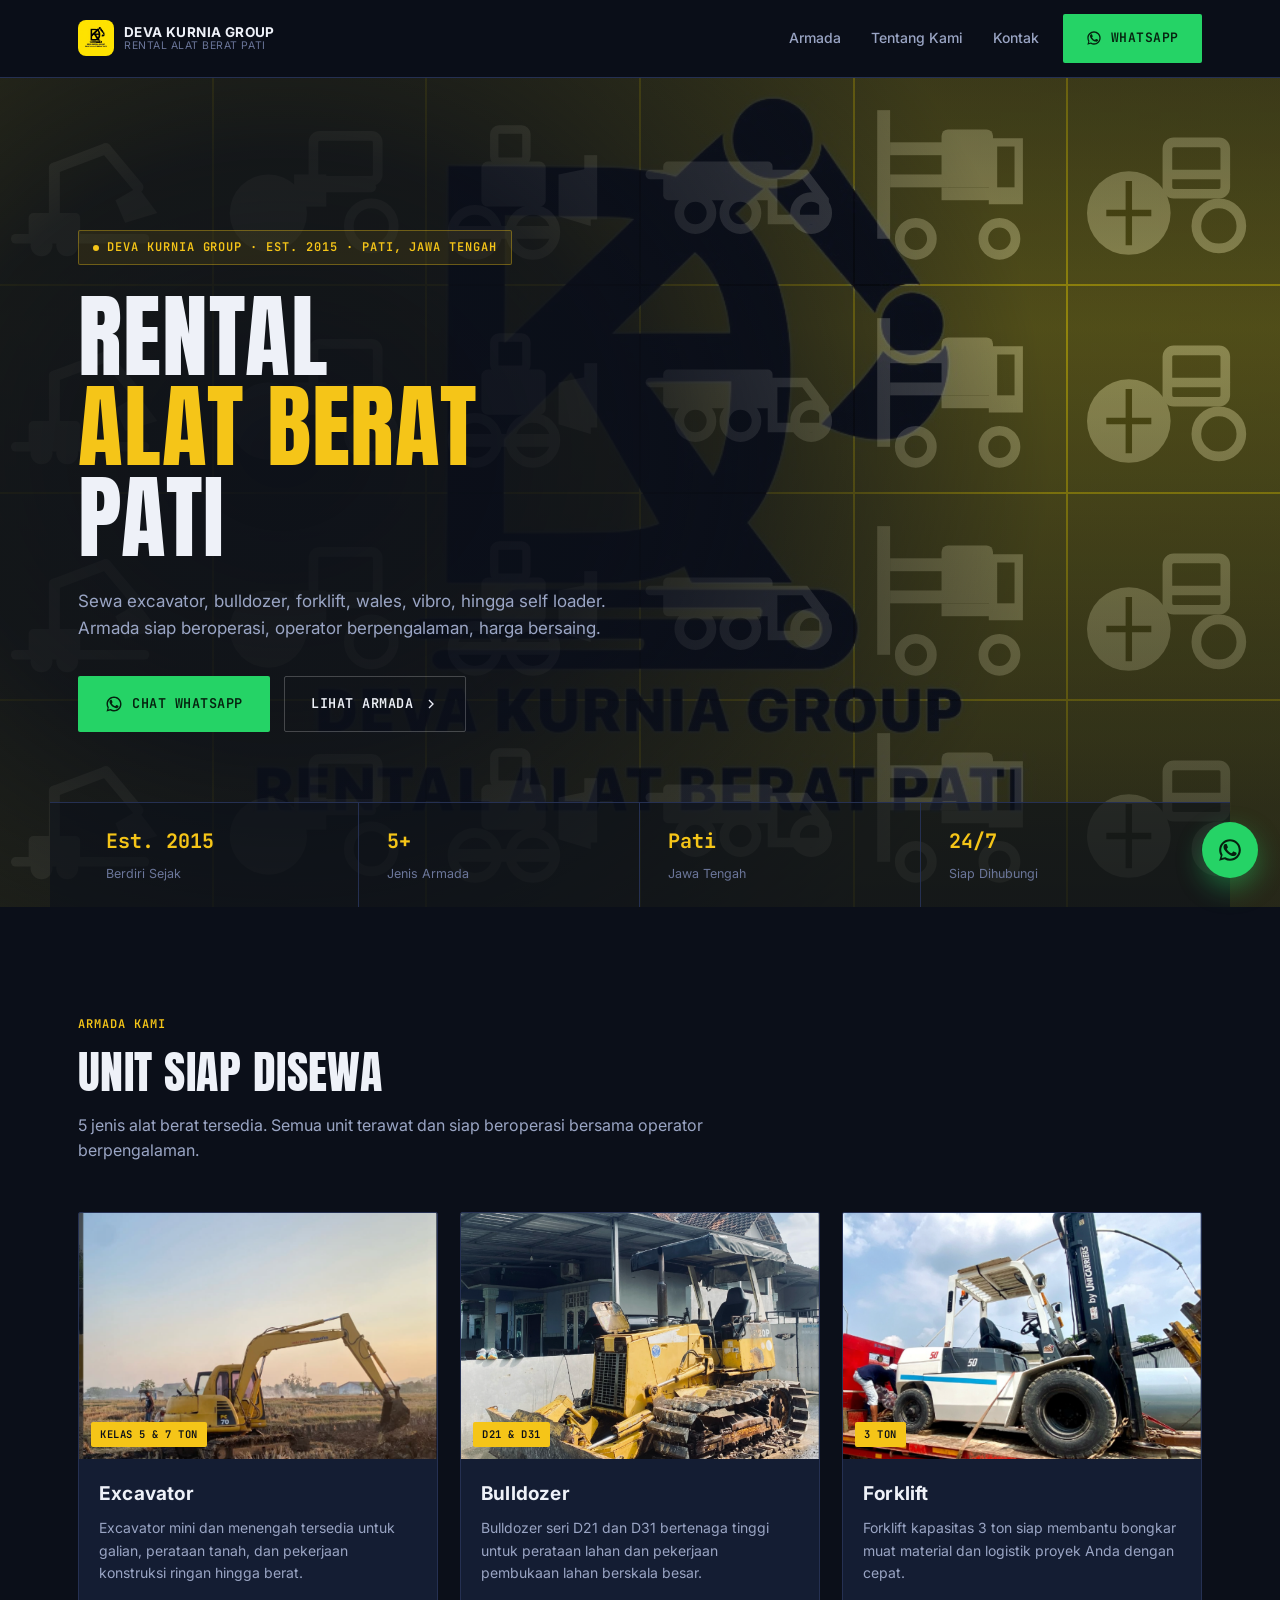
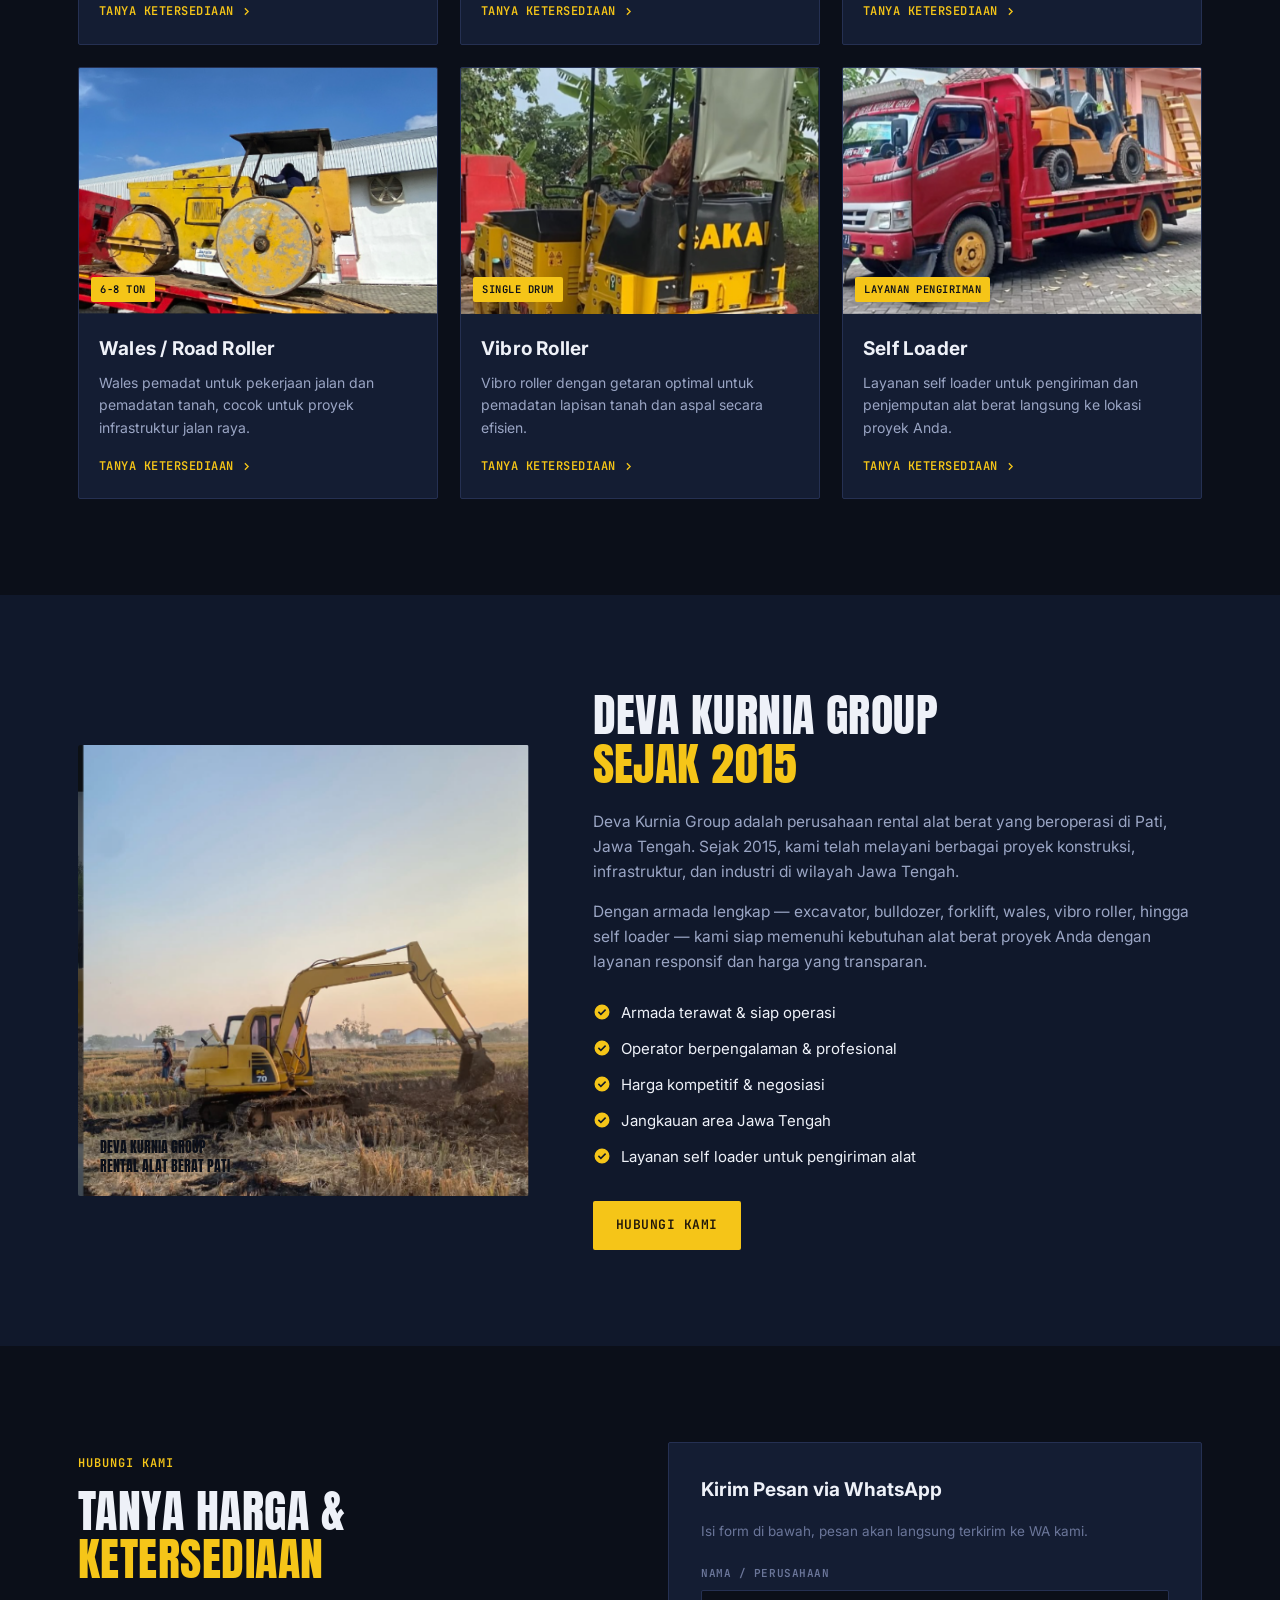
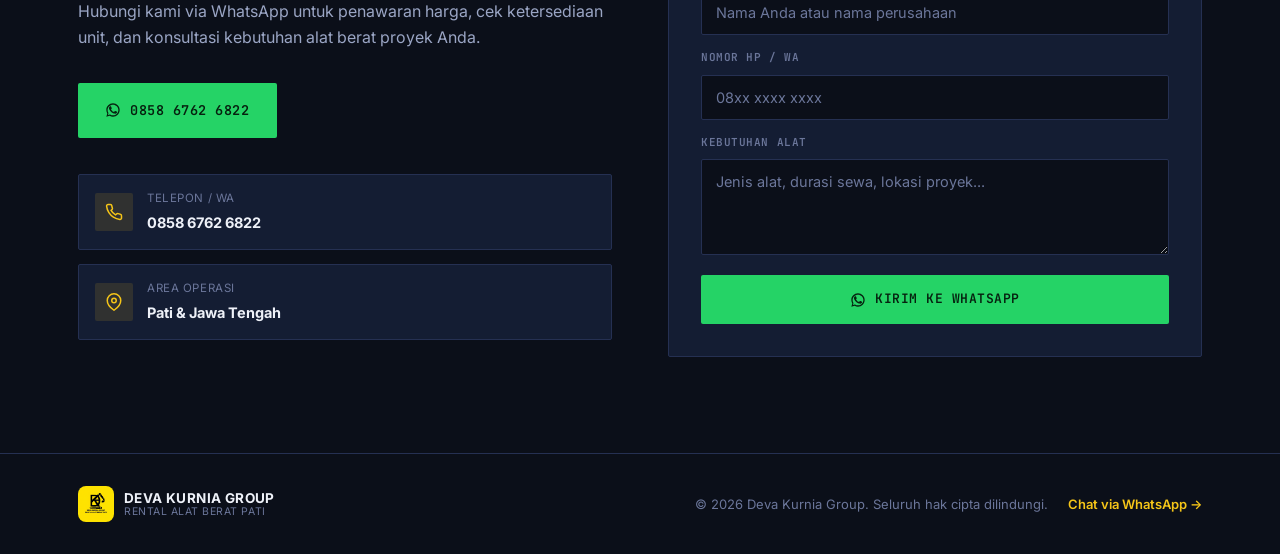
<file: rental_alat _berat/index.html>
<!DOCTYPE html>
<html lang="id">
<head>
<meta charset="UTF-8">
<meta name="viewport" content="width=device-width, initial-scale=1.0">
<title>Deva Kurnia Group — Rental Alat Berat Pati</title>
<meta name="description" content="Rental alat berat di Pati, Jawa Tengah. Sewa excavator, bulldozer, forklift, wales, vibro roller, hingga self loader. Operator berpengalaman, harga bersaing.">
<link rel="preconnect" href="https://fonts.googleapis.com">
<link rel="preconnect" href="https://fonts.gstatic.com" crossorigin>
<link href="https://fonts.googleapis.com/css2?family=Anton&family=Inter:wght@400;500;600;700;800&family=JetBrains+Mono:wght@500;600&display=swap" rel="stylesheet">
<link rel="stylesheet" href="style.css">
</head>
<body>

<!-- ============ HEADER ============ -->
<header class="site-header" id="header">
  <div class="wrap header-inner">
    <a href="#top" class="brand">
      <span class="brand-mark" aria-hidden="true">
        <img src="IMG/logo_utama.jpg" alt="Logo Deva Kurnia Group" />
      </span>
      <span class="brand-text">
        <strong>DEVA KURNIA GROUP</strong>
        <small>Rental Alat Berat Pati</small>
      </span>
    </a>

    <nav class="main-nav" id="mainNav">
      <a href="#armada">Armada</a>
      <a href="#tentang">Tentang Kami</a>
      <a href="#kontak">Kontak</a>
    </nav>

    <a href="#" class="btn btn-wa js-wa-link" data-wa-message="Halo Deva Kurnia Group, saya ingin bertanya tentang sewa alat berat.">
      <svg viewBox="0 0 24 24" width="16" height="16" fill="currentColor"><path d="M17.472 14.382c-.297-.149-1.758-.867-2.03-.967-.273-.099-.472-.148-.67.15-.198.297-.767.966-.94 1.164-.173.198-.347.223-.644.075-.297-.15-1.255-.463-2.39-1.475-.883-.788-1.48-1.761-1.653-2.059-.173-.297-.018-.458.13-.606.134-.133.298-.347.446-.52.149-.174.198-.298.298-.497.099-.198.05-.372-.025-.521-.075-.148-.669-1.612-.916-2.207-.242-.579-.487-.5-.669-.51-.173-.008-.371-.01-.57-.01-.198 0-.52.074-.792.372-.272.297-1.04 1.016-1.04 2.479 0 1.462 1.065 2.876 1.213 3.074.148.198 2.095 3.2 5.076 4.487.709.306 1.262.489 1.694.625.712.227 1.36.195 1.871.118.571-.085 1.758-.719 2.006-1.413.248-.694.248-1.289.173-1.413-.074-.124-.272-.198-.57-.347z"/><path d="M12.001 2C6.478 2 2 6.477 2 12c0 1.9.529 3.68 1.446 5.198L2 22l4.94-1.416A9.94 9.94 0 0012 22c5.523 0 10-4.477 10-10S17.523 2 12.001 2zm0 18.06a8.02 8.02 0 01-4.318-1.257l-.31-.185-3.06.877.9-2.998-.202-.31A8.02 8.02 0 013.94 12c0-4.446 3.615-8.06 8.061-8.06 4.445 0 8.06 3.614 8.06 8.06 0 4.446-3.615 8.06-8.06 8.06z"/></svg>
      WhatsApp
    </a>

    <button class="nav-toggle" id="navToggle" aria-label="Buka menu" aria-expanded="false">
      <span></span><span></span><span></span>
    </button>
  </div>
</header>

<!-- ============ HERO ============ -->
<section class="hero" id="top">
  <div class="hero-grid" id="heroGrid" aria-hidden="true"></div>
  <div class="hero-scrim"></div>

  <div class="wrap hero-inner">
    <p class="eyebrow"><span class="dot"></span> DEVA KURNIA GROUP &middot; EST. 2015 &middot; PATI, JAWA TENGAH</p>
    <h1 class="hero-title">
      RENTAL<br>
      <span class="accent">ALAT BERAT</span><br>
      PATI
    </h1>
    <p class="hero-sub">
      Sewa excavator, bulldozer, forklift, wales, vibro, hingga self loader.
      Armada siap beroperasi, operator berpengalaman, harga bersaing.
    </p>
    <div class="hero-actions">
      <a href="#" class="btn btn-wa btn-lg js-wa-link" data-wa-message="Halo Deva Kurnia Group, saya ingin tanya-tanya soal sewa alat berat.">
        <svg viewBox="0 0 24 24" width="18" height="18" fill="currentColor"><path d="M17.472 14.382c-.297-.149-1.758-.867-2.03-.967-.273-.099-.472-.148-.67.15-.198.297-.767.966-.94 1.164-.173.198-.347.223-.644.075-.297-.15-1.255-.463-2.39-1.475-.883-.788-1.48-1.761-1.653-2.059-.173-.297-.018-.458.13-.606.134-.133.298-.347.446-.52.149-.174.198-.298.298-.497.099-.198.05-.372-.025-.521-.075-.148-.669-1.612-.916-2.207-.242-.579-.487-.5-.669-.51-.173-.008-.371-.01-.57-.01-.198 0-.52.074-.792.372-.272.297-1.04 1.016-1.04 2.479 0 1.462 1.065 2.876 1.213 3.074.148.198 2.095 3.2 5.076 4.487.709.306 1.262.489 1.694.625.712.227 1.36.195 1.871.118.571-.085 1.758-.719 2.006-1.413.248-.694.248-1.289.173-1.413-.074-.124-.272-.198-.57-.347z"/><path d="M12.001 2C6.478 2 2 6.477 2 12c0 1.9.529 3.68 1.446 5.198L2 22l4.94-1.416A9.94 9.94 0 0012 22c5.523 0 10-4.477 10-10S17.523 2 12.001 2zm0 18.06a8.02 8.02 0 01-4.318-1.257l-.31-.185-3.06.877.9-2.998-.202-.31A8.02 8.02 0 013.94 12c0-4.446 3.615-8.06 8.061-8.06 4.445 0 8.06 3.614 8.06 8.06 0 4.446-3.615 8.06-8.06 8.06z"/></svg>
        Chat WhatsApp
      </a>
      <a href="#armada" class="btn btn-ghost btn-lg">
        Lihat Armada
        <svg viewBox="0 0 24 24" width="16" height="16" fill="none" stroke="currentColor" stroke-width="2"><path d="M9 6l6 6-6 6"/></svg>
      </a>
    </div>
  </div>

  <div class="stats-bar wrap" id="statsBar">
    <div class="stat"><strong data-count="2015" data-prefix="Est. ">Est. 2015</strong><span>Berdiri Sejak</span></div>
    <div class="stat"><strong data-count="5" data-suffix="+">5+</strong><span>Jenis Armada</span></div>
    <div class="stat"><strong>Pati</strong><span>Jawa Tengah</span></div>
    <div class="stat"><strong>24/7</strong><span>Siap Dihubungi</span></div>
  </div>
</section>

<!-- ============ ARMADA ============ -->
<section class="section" id="armada">
  <div class="wrap">
    <p class="eyebrow eyebrow-plain">ARMADA KAMI</p>
    <h2 class="section-title">UNIT SIAP DISEWA</h2>
    <p class="section-sub">5 jenis alat berat tersedia. Semua unit terawat dan siap beroperasi bersama operator berpengalaman.</p>

    <div class="armada-grid" id="armadaGrid">
      <!-- injected by script.js from armada.json -->
    </div>
  </div>
</section>

<!-- ============ TENTANG KAMI ============ -->
<section class="section section-alt" id="tentang">
  <div class="wrap tentang-inner">
    <div class="tentang-visual">
      <img src="IMG/excavator.png" alt="Excavator" />
      <span class="tentang-visual-caption">DEVA KURNIA GROUP<br>RENTAL ALAT BERAT PATI</span>
    </div>

    <div class="tentang-copy">
      <h2 class="section-title">DEVA KURNIA GROUP<br><span class="accent">SEJAK 2015</span></h2>
      <p>Deva Kurnia Group adalah perusahaan rental alat berat yang beroperasi di Pati, Jawa Tengah. Sejak 2015, kami telah melayani berbagai proyek konstruksi, infrastruktur, dan industri di wilayah Jawa Tengah.</p>
      <p>Dengan armada lengkap — excavator, bulldozer, forklift, wales, vibro roller, hingga self loader — kami siap memenuhi kebutuhan alat berat proyek Anda dengan layanan responsif dan harga yang transparan.</p>

      <ul class="check-list">
        <li>Armada terawat &amp; siap operasi</li>
        <li>Operator berpengalaman &amp; profesional</li>
        <li>Harga kompetitif &amp; negosiasi</li>
        <li>Jangkauan area Jawa Tengah</li>
        <li>Layanan self loader untuk pengiriman alat</li>
      </ul>

      <a href="#" class="btn btn-primary js-wa-link" data-wa-message="Halo Deva Kurnia Group, saya ingin tahu lebih lanjut tentang perusahaan Anda.">
        Hubungi Kami
      </a>
    </div>
  </div>
</section>

<!-- ============ KONTAK ============ -->
<section class="section" id="kontak">
  <div class="wrap kontak-inner">
    <div class="kontak-copy">
      <p class="eyebrow eyebrow-plain">HUBUNGI KAMI</p>
      <h2 class="section-title">TANYA HARGA &amp;<br><span class="accent">KETERSEDIAAN</span></h2>
      <p class="section-sub">Hubungi kami via WhatsApp untuk penawaran harga, cek ketersediaan unit, dan konsultasi kebutuhan alat berat proyek Anda.</p>

      <a href="#" class="btn btn-wa btn-lg js-wa-link" data-wa-message="Halo Deva Kurnia Group, saya ingin tanya harga dan ketersediaan alat berat.">
        <svg viewBox="0 0 24 24" width="16" height="16" fill="currentColor"><path d="M17.472 14.382c-.297-.149-1.758-.867-2.03-.967-.273-.099-.472-.148-.67.15-.198.297-.767.966-.94 1.164-.173.198-.347.223-.644.075-.297-.15-1.255-.463-2.39-1.475-.883-.788-1.48-1.761-1.653-2.059-.173-.297-.018-.458.13-.606.134-.133.298-.347.446-.52.149-.174.198-.298.298-.497.099-.198.05-.372-.025-.521-.075-.148-.669-1.612-.916-2.207-.242-.579-.487-.5-.669-.51-.173-.008-.371-.01-.57-.01-.198 0-.52.074-.792.372-.272.297-1.04 1.016-1.04 2.479 0 1.462 1.065 2.876 1.213 3.074.148.198 2.095 3.2 5.076 4.487.709.306 1.262.489 1.694.625.712.227 1.36.195 1.871.118.571-.085 1.758-.719 2.006-1.413.248-.694.248-1.289.173-1.413-.074-.124-.272-.198-.57-.347z"/><path d="M12.001 2C6.478 2 2 6.477 2 12c0 1.9.529 3.68 1.446 5.198L2 22l4.94-1.416A9.94 9.94 0 0012 22c5.523 0 10-4.477 10-10S17.523 2 12.001 2zm0 18.06a8.02 8.02 0 01-4.318-1.257l-.31-.185-3.06.877.9-2.998-.202-.31A8.02 8.02 0 013.94 12c0-4.446 3.615-8.06 8.061-8.06 4.445 0 8.06 3.614 8.06 8.06 0 4.446-3.615 8.06-8.06 8.06z"/></svg>
        0858 6762 6822
      </a>

      <div class="kontak-info">
        <div class="info-item">
          <span class="info-icon">
            <svg viewBox="0 0 24 24" width="18" height="18" fill="none" stroke="currentColor" stroke-width="2"><path d="M22 16.92v3a2 2 0 01-2.18 2 19.79 19.79 0 01-8.63-3.07 19.5 19.5 0 01-6-6 19.79 19.79 0 01-3.07-8.67A2 2 0 014.11 2h3a2 2 0 012 1.72c.127.96.361 1.903.7 2.81a2 2 0 01-.45 2.11L8.09 9.91a16 16 0 006 6l1.27-1.27a2 2 0 012.11-.45c.907.339 1.85.573 2.81.7A2 2 0 0122 16.92z"/></svg>
          </span>
          <div>
            <small>Telepon / WA</small>
            <strong>0858 6762 6822</strong>
          </div>
        </div>
        <div class="info-item">
          <span class="info-icon">
            <svg viewBox="0 0 24 24" width="18" height="18" fill="none" stroke="currentColor" stroke-width="2"><path d="M21 10c0 7-9 13-9 13s-9-6-9-13a9 9 0 0118 0z"/><circle cx="12" cy="10" r="3"/></svg>
          </span>
          <div>
            <small>Area Operasi</small>
            <strong>Pati &amp; Jawa Tengah</strong>
          </div>
        </div>
      </div>
    </div>

    <form class="kontak-form" id="waForm">
      <h3>Kirim Pesan via WhatsApp</h3>
      <p class="form-hint">Isi form di bawah, pesan akan langsung terkirim ke WA kami.</p>

      <label for="fNama">Nama / Perusahaan</label>
      <input type="text" id="fNama" name="nama" placeholder="Nama Anda atau nama perusahaan" required>

      <label for="fHp">Nomor HP / WA</label>
      <input type="tel" id="fHp" name="hp" placeholder="08xx xxxx xxxx" required>

      <label for="fKebutuhan">Kebutuhan Alat</label>
      <textarea id="fKebutuhan" name="kebutuhan" rows="4" placeholder="Jenis alat, durasi sewa, lokasi proyek..." required></textarea>

      <button type="submit" class="btn btn-wa btn-block">
        <svg viewBox="0 0 24 24" width="16" height="16" fill="currentColor"><path d="M17.472 14.382c-.297-.149-1.758-.867-2.03-.967-.273-.099-.472-.148-.67.15-.198.297-.767.966-.94 1.164-.173.198-.347.223-.644.075-.297-.15-1.255-.463-2.39-1.475-.883-.788-1.48-1.761-1.653-2.059-.173-.297-.018-.458.13-.606.134-.133.298-.347.446-.52.149-.174.198-.298.298-.497.099-.198.05-.372-.025-.521-.075-.148-.669-1.612-.916-2.207-.242-.579-.487-.5-.669-.51-.173-.008-.371-.01-.57-.01-.198 0-.52.074-.792.372-.272.297-1.04 1.016-1.04 2.479 0 1.462 1.065 2.876 1.213 3.074.148.198 2.095 3.2 5.076 4.487.709.306 1.262.489 1.694.625.712.227 1.36.195 1.871.118.571-.085 1.758-.719 2.006-1.413.248-.694.248-1.289.173-1.413-.074-.124-.272-.198-.57-.347z"/><path d="M12.001 2C6.478 2 2 6.477 2 12c0 1.9.529 3.68 1.446 5.198L2 22l4.94-1.416A9.94 9.94 0 0012 22c5.523 0 10-4.477 10-10S17.523 2 12.001 2zm0 18.06a8.02 8.02 0 01-4.318-1.257l-.31-.185-3.06.877.9-2.998-.202-.31A8.02 8.02 0 013.94 12c0-4.446 3.615-8.06 8.061-8.06 4.445 0 8.06 3.614 8.06 8.06 0 4.446-3.615 8.06-8.06 8.06z"/></svg>
        Kirim ke WhatsApp
      </button>
    </form>
  </div>
</section>

<!-- ============ FOOTER ============ -->
<footer class="site-footer">
  <div class="wrap footer-inner">
    <div class="brand">
      <span class="brand-mark" aria-hidden="true">
        <img src="IMG/logo_utama.jpg" alt="Logo Deva Kurnia Group" />
      </span>
      <span class="brand-text">
        <strong>DEVA KURNIA GROUP</strong>
        <small>Rental Alat Berat Pati</small>
      </span>
    </div>
    <p class="footer-copy">&copy; <span id="year"></span> Deva Kurnia Group. Seluruh hak cipta dilindungi.</p>
    <a href="#" class="footer-wa js-wa-link" data-wa-message="Halo Deva Kurnia Group, saya ingin bertanya tentang sewa alat berat.">Chat via WhatsApp &rarr;</a>
  </div>
</footer>

<a href="#" class="fab-wa js-wa-link" data-wa-message="Halo Deva Kurnia Group, saya ingin bertanya tentang sewa alat berat." aria-label="Chat WhatsApp">
  <svg viewBox="0 0 24 24" width="26" height="26" fill="currentColor"><path d="M17.472 14.382c-.297-.149-1.758-.867-2.03-.967-.273-.099-.472-.148-.67.15-.198.297-.767.966-.94 1.164-.173.198-.347.223-.644.075-.297-.15-1.255-.463-2.39-1.475-.883-.788-1.48-1.761-1.653-2.059-.173-.297-.018-.458.13-.606.134-.133.298-.347.446-.52.149-.174.198-.298.298-.497.099-.198.05-.372-.025-.521-.075-.148-.669-1.612-.916-2.207-.242-.579-.487-.5-.669-.51-.173-.008-.371-.01-.57-.01-.198 0-.52.074-.792.372-.272.297-1.04 1.016-1.04 2.479 0 1.462 1.065 2.876 1.213 3.074.148.198 2.095 3.2 5.076 4.487.709.306 1.262.489 1.694.625.712.227 1.36.195 1.871.118.571-.085 1.758-.719 2.006-1.413.248-.694.248-1.289.173-1.413-.074-.124-.272-.198-.57-.347z"/><path d="M12.001 2C6.478 2 2 6.477 2 12c0 1.9.529 3.68 1.446 5.198L2 22l4.94-1.416A9.94 9.94 0 0012 22c5.523 0 10-4.477 10-10S17.523 2 12.001 2zm0 18.06a8.02 8.02 0 01-4.318-1.257l-.31-.185-3.06.877.9-2.998-.202-.31A8.02 8.02 0 013.94 12c0-4.446 3.615-8.06 8.061-8.06 4.445 0 8.06 3.614 8.06 8.06 0 4.446-3.615 8.06-8.06 8.06z"/></svg>
</a>

<script src="script.js"></script>
</body>
</html>
</file>
<file: rental_alat _berat/style.css>
/* ============================================================
   DEVA KURNIA GROUP — tokens
   ============================================================ */
:root{
  --bg:            #0b0f19;
  --bg-alt:        #10182b;
  --panel:         #141d33;
  --panel-line:    #253052;
  --yellow:        #f5c518;
  --yellow-dim:    #cfa515;
  --text:          #eef1f8;
  --text-dim:      #9aa5c4;
  --text-faint:    #6b769a;
  --green:         #25d366;
  --green-dark:    #1ea952;
  --radius:        2px;
  --font-display:  'Anton', 'Inter', sans-serif;
  --font-body:     'Inter', system-ui, sans-serif;
  --font-mono:     'JetBrains Mono', monospace;
  --wrap:          1180px;
}

*,*::before,*::after{ box-sizing:border-box; }
html{ scroll-behavior:smooth; }
body{
  margin:0;
  background:var(--bg);
  color:var(--text);
  font-family:var(--font-body);
  line-height:1.6;
  -webkit-font-smoothing:antialiased;
}
img,svg{ display:block; max-width:100%; }
a{ color:inherit; text-decoration:none; }
ul{ margin:0; padding:0; list-style:none; }
button{ font:inherit; cursor:pointer; }
h1,h2,h3{ margin:0; }
:focus-visible{ outline:2px solid var(--yellow); outline-offset:3px; }

.wrap{
  width:100%;
  max-width:var(--wrap);
  margin:0 auto;
  padding:0 28px;
}

.accent{ color:var(--yellow); }

/* ============================================================
   BUTTONS
   ============================================================ */
.btn{
  display:inline-flex;
  align-items:center;
  justify-content:center;
  gap:9px;
  padding:13px 22px;
  font-family:var(--font-mono);
  font-weight:600;
  font-size:13px;
  letter-spacing:.04em;
  text-transform:uppercase;
  border-radius:var(--radius);
  border:1px solid transparent;
  transition:transform .15s ease, filter .15s ease, background .15s ease;
  white-space:nowrap;
}
.btn:hover{ transform:translateY(-1px); filter:brightness(1.07); }
.btn:active{ transform:translateY(0); }

.btn-wa{ background:var(--green); color:#06210f; }
.btn-wa:hover{ background:var(--green-dark); }

.btn-primary{ background:var(--yellow); color:#20170a; }

.btn-ghost{
  background:transparent;
  color:var(--text);
  border-color:rgba(255,255,255,.22);
}
.btn-ghost:hover{ border-color:var(--yellow); color:var(--yellow); }

.btn-lg{ padding:16px 26px; font-size:13.5px; }
.btn-block{ width:100%; }

/* ============================================================
   HEADER
   ============================================================ */
.site-header{
  position:sticky; top:0; z-index:50;
  background:rgba(11,15,25,.86);
  backdrop-filter:blur(10px);
  border-bottom:1px solid var(--panel-line);
}
.header-inner{
  display:flex;
  align-items:center;
  gap:24px;
  padding:14px 28px;
}
.brand{ display:flex; align-items:center; gap:10px; margin-right:auto; }
.brand-mark{
  display:flex; align-items:center; justify-content:center;
  width:36px; height:36px;
  color:var(--yellow);
  flex:none;
  overflow:hidden;
  border-radius:8px;
  background:#fff;
}
.brand-mark img{ width:100%; height:100%; object-fit:cover; display:block; }
.brand-text{ display:flex; flex-direction:column; line-height:1.2; }
.brand-text strong{ font-size:13.5px; letter-spacing:.03em; }
.brand-text small{ font-size:10.5px; color:var(--text-faint); letter-spacing:.05em; text-transform:uppercase; }

.main-nav{ display:flex; gap:30px; }
.main-nav a{
  font-size:14px; font-weight:500; color:var(--text-dim);
  transition:color .15s ease;
  position:relative;
}
.main-nav a:hover{ color:var(--text); }
.main-nav a::after{
  content:""; position:absolute; left:0; right:0; bottom:-6px; height:2px;
  background:var(--yellow); transform:scaleX(0); transition:transform .2s ease;
}
.main-nav a:hover::after{ transform:scaleX(1); }

.nav-toggle{
  display:none; flex-direction:column; justify-content:center; gap:5px;
  width:36px; height:36px; background:none; border:none; padding:0;
}
.nav-toggle span{ display:block; width:100%; height:2px; background:var(--text); border-radius:2px; }

/* ============================================================
   HERO
   ============================================================ */
.hero{
  position:relative;
  overflow:hidden;
  min-height:640px;
  display:flex;
  flex-direction:column;
  justify-content:center;
  padding:80px 0 0;
  background-image:url("IMG/logo_utama.jpg");
  background-size:cover;
  background-position:center;
  background-repeat:no-repeat;
  animation: heroFade 1.4s ease both;
}
.hero-grid{
  position:absolute; inset:0;
  display:grid;
  grid-template-columns:repeat(6,1fr);
  grid-template-rows:repeat(4,1fr);
  gap:2px;
  opacity:.5;
}
.hero-grid .tile{ background:var(--panel); position:relative; overflow:hidden; }
.hero-grid .tile svg{ width:100%; height:100%; }
.hero-scrim{
  position:absolute; inset:0;
  background:
    radial-gradient(60% 80% at 22% 45%, rgba(11,15,25,.97) 0%, rgba(11,15,25,.86) 45%, rgba(11,15,25,.55) 70%, rgba(11,15,25,.15) 100%),
    linear-gradient(180deg, rgba(11,15,25,.55) 0%, rgba(11,15,25,.35) 30%, rgba(11,15,25,.75) 100%);
}
.hero-inner{ position:relative; z-index:2; padding:60px 28px 70px; animation: contentFade 1s ease 0.3s both; }

.hero-title,
.hero-sub,
.hero-actions{
  opacity:0;
  transform:translateY(18px);
  animation: textUp 0.75s ease forwards;
}
.hero-title{ animation-delay:0.4s; }
.hero-sub{ animation-delay:0.55s; }
.hero-actions{ animation-delay:0.7s; }

.eyebrow{
  display:inline-flex; align-items:center; gap:8px;
  font-family:var(--font-mono);
  font-size:12px; font-weight:600; letter-spacing:.08em;
  color:var(--yellow);
  background:rgba(245,197,24,.09);
  border:1px solid rgba(245,197,24,.35);
  padding:7px 14px;
  border-radius:2px;
  margin-bottom:26px;
}
.eyebrow .dot{ width:6px; height:6px; border-radius:50%; background:var(--yellow); }
.eyebrow-plain{ background:none; border:none; padding:0; color:var(--yellow); margin-bottom:14px; }

.hero-title{
  font-family:var(--font-display);
  font-weight:400;
  font-size:clamp(48px, 8.6vw, 92px);
  line-height:.98;
  letter-spacing:.01em;
  text-transform:uppercase;
  max-width:820px;
  margin-bottom:26px;
}
.hero-sub{
  max-width:540px;
  color:var(--text-dim);
  font-size:17px;
  margin-bottom:34px;
}
.hero-actions{ display:flex; flex-wrap:wrap; gap:14px; }
.hero-actions .btn-ghost svg{ transition:transform .15s ease; }
.hero-actions .btn-ghost:hover svg{ transform:translateX(3px); }

.stats-bar{
  position:relative; z-index:2;
  display:grid;
  grid-template-columns:repeat(4,1fr);
  border-top:1px solid var(--panel-line);
  background:rgba(11,15,25,.6);
}
.stat{
  padding:22px 28px;
  border-right:1px solid var(--panel-line);
}
.stat:last-child{ border-right:none; }
.stat strong{
  display:block;
  font-family:var(--font-mono);
  font-size:20px; font-weight:700;
  color:var(--yellow);
  margin-bottom:3px;
}
.stat span{ font-size:12.5px; color:var(--text-faint); }

/* ============================================================
   SECTIONS (shared)
   ============================================================ */
.section{ padding:96px 0; }
.section-alt{ background:var(--bg-alt); }
.section-title{
  font-family:var(--font-display);
  font-weight:400;
  font-size:clamp(30px, 4.4vw, 46px);
  line-height:1.05;
  text-transform:uppercase;
  letter-spacing:.01em;
  margin-bottom:16px;
}
.section-sub{
  color:var(--text-dim);
  max-width:640px;
  font-size:16px;
  margin-bottom:48px;
}

/* ============================================================
   ARMADA CARDS
   ============================================================ */
.armada-grid{
  display:grid;
  grid-template-columns:repeat(3, 1fr);
  gap:22px;
}
.armada-card{
  background:var(--panel);
  border:1px solid var(--panel-line);
  border-radius:var(--radius);
  overflow:hidden;
  display:flex;
  flex-direction:column;
  transition:border-color .2s ease, transform .2s ease;
  transform:translateY(18px);
  opacity:0;
  animation: cardUp 0.7s ease forwards;
}
.armada-card:nth-child(1){ animation-delay:0.14s; }
.armada-card:nth-child(2){ animation-delay:0.22s; }
.armada-card:nth-child(3){ animation-delay:0.30s; }
.armada-card:nth-child(4){ animation-delay:0.38s; }
.armada-card:nth-child(5){ animation-delay:0.46s; }
.armada-card:nth-child(6){ animation-delay:0.54s; }
.armada-card:hover{ border-color:var(--yellow-dim); transform:translateY(-4px); }

.armada-thumb{
  aspect-ratio:16/11;
  background:linear-gradient(135deg, #1a2440, #0f1626);
  position:relative;
  display:flex; align-items:center; justify-content:center;
  overflow:hidden;
}
.armada-thumb img{ width:100%; height:100%; object-fit:cover; display:block; }
.armada-thumb svg{ width:52%; height:52%; color:var(--yellow); opacity:.92; }
.armada-thumb .kelas-tag{
  position:absolute; left:12px; bottom:12px;
  font-family:var(--font-mono);
  font-size:10.5px; font-weight:600; letter-spacing:.05em;
  color:#0b0f19; background:var(--yellow);
  padding:4px 9px; border-radius:2px;
  text-transform:uppercase;
}

.armada-body{ padding:20px 20px 22px; display:flex; flex-direction:column; gap:8px; flex:1; }
.armada-body h3{ font-size:19px; font-weight:700; letter-spacing:.01em; }
.armada-body p{ font-size:14px; color:var(--text-dim); flex:1; margin:0; }
.armada-link{
  margin-top:10px;
  display:inline-flex; align-items:center; gap:6px;
  font-family:var(--font-mono);
  font-size:12px; font-weight:600; letter-spacing:.04em;
  text-transform:uppercase;
  color:var(--yellow);
}
.armada-link svg{ width:13px; height:13px; transition:transform .15s ease; }
.armada-card:hover .armada-link svg{ transform:translateX(3px); }

/* ============================================================
   TENTANG KAMI
   ============================================================ */
.tentang-inner{
  display:grid;
  grid-template-columns:.85fr 1.15fr;
  gap:64px;
  align-items:center;
}
.tentang-visual{
  position:relative;
  aspect-ratio:1/1;
  border-radius:var(--radius);
  overflow:hidden;
  background:linear-gradient(135deg, #1a2440, #0f1626);
}
.tentang-visual img{ width:100%; height:100%; object-fit:cover; display:block; }
.tentang-visual-caption{
  position:absolute; left:22px; bottom:20px;
  font-family:var(--font-display);
  font-size:14px; line-height:1.3;
  color:#0b0f19; text-transform:uppercase;
}

.tentang-copy p{ color:var(--text-dim); font-size:15.5px; margin:0 0 16px; }
.tentang-copy .section-title{ margin-bottom:22px; }

.check-list{ margin:26px 0 32px; display:flex; flex-direction:column; gap:12px; }
.check-list li{
  display:flex; align-items:flex-start; gap:10px;
  font-size:15px; color:var(--text);
}
.check-list li::before{
  content:"";
  flex:none;
  width:18px; height:18px;
  margin-top:2px;
  background:var(--yellow);
  -webkit-mask:url("data:image/svg+xml,%3Csvg xmlns='http://www.w3.org/2000/svg' viewBox='0 0 24 24'%3E%3Cpath d='M12 2a10 10 0 100 20 10 10 0 000-20zm-1.5 14.5l-4-4 1.41-1.41L10.5 13.67l5.59-5.59L17.5 9.5z'/%3E%3C/svg%3E") no-repeat center / contain;
  mask:url("data:image/svg+xml,%3Csvg xmlns='http://www.w3.org/2000/svg' viewBox='0 0 24 24'%3E%3Cpath d='M12 2a10 10 0 100 20 10 10 0 000-20zm-1.5 14.5l-4-4 1.41-1.41L10.5 13.67l5.59-5.59L17.5 9.5z'/%3E%3C/svg%3E") no-repeat center / contain;
}

/* ============================================================
   KONTAK
   ============================================================ */
.kontak-inner{
  display:grid;
  grid-template-columns:1fr 1fr;
  gap:56px;
  align-items:start;
}

@keyframes heroFade {
  from {
    opacity:0;
    transform:scale(1.02);
  }
  to {
    opacity:1;
    transform:scale(1);
  }
}

@keyframes contentFade {
  from { opacity:0; transform:translateY(12px); }
  to { opacity:1; transform:translateY(0); }
}

@keyframes textUp {
  from { opacity:0; transform:translateY(18px); }
  to { opacity:1; transform:translateY(0); }
}

@keyframes cardUp {
  from {
    opacity:0;
    transform:translateY(18px);
  }
  to {
    opacity:1;
    transform:translateY(0);
  }
}
.kontak-copy .section-sub{ margin-bottom:32px; }
.kontak-copy > .btn{ margin-bottom:36px; }

.kontak-info{ display:flex; flex-direction:column; gap:14px; }
.info-item{
  display:flex; align-items:center; gap:14px;
  background:var(--panel);
  border:1px solid var(--panel-line);
  padding:14px 16px;
  border-radius:var(--radius);
}
.info-icon{
  flex:none;
  width:38px; height:38px;
  display:flex; align-items:center; justify-content:center;
  background:rgba(245,197,24,.12);
  color:var(--yellow);
  border-radius:var(--radius);
}
.info-item small{ display:block; font-size:11.5px; color:var(--text-faint); text-transform:uppercase; letter-spacing:.05em; margin-bottom:2px; }
.info-item strong{ font-size:14.5px; }

.kontak-form{
  background:var(--panel);
  border:1px solid var(--panel-line);
  border-radius:var(--radius);
  padding:32px;
  display:flex; flex-direction:column; gap:14px;
}
.kontak-form h3{ font-size:19px; margin-bottom:2px; }
.form-hint{ font-size:13.5px; color:var(--text-faint); margin:0 0 8px; }
.kontak-form label{
  font-family:var(--font-mono);
  font-size:11px; font-weight:600; letter-spacing:.05em;
  text-transform:uppercase; color:var(--text-faint);
  margin-bottom:-6px;
}
.kontak-form input,
.kontak-form textarea{
  width:100%;
  background:var(--bg);
  border:1px solid var(--panel-line);
  color:var(--text);
  font-family:var(--font-body);
  font-size:14.5px;
  padding:13px 14px;
  border-radius:var(--radius);
  resize:vertical;
  transition:border-color .15s ease;
}
.kontak-form input:focus,
.kontak-form textarea:focus{ border-color:var(--yellow); outline:none; }
.kontak-form input::placeholder,
.kontak-form textarea::placeholder{ color:var(--text-faint); }
.kontak-form button{ margin-top:6px; }

/* ============================================================
   FOOTER
   ============================================================ */
.site-footer{
  border-top:1px solid var(--panel-line);
  padding:32px 0;
}
.footer-inner{
  display:flex; align-items:center; justify-content:space-between; gap:20px;
  flex-wrap:wrap;
}
.footer-copy{ font-size:13px; color:var(--text-faint); margin:0; }
.footer-wa{ font-size:13px; font-weight:600; color:var(--yellow); }

/* Floating WA button */
.fab-wa{
  position:fixed; right:22px; bottom:22px; z-index:60;
  width:56px; height:56px; border-radius:50%;
  background:var(--green);
  color:#06210f;
  display:flex; align-items:center; justify-content:center;
  box-shadow:0 10px 26px rgba(37,211,102,.4);
  transition:transform .15s ease;
}
.fab-wa:hover{ transform:scale(1.07); }

/* ============================================================
   RESPONSIVE
   ============================================================ */
@media (max-width: 980px){
  .tentang-inner, .kontak-inner{ grid-template-columns:1fr; }
  .tentang-visual{ max-width:360px; }
  .armada-grid{ grid-template-columns:repeat(2,1fr); }
  .stats-bar{ grid-template-columns:repeat(2,1fr); }
  .stat:nth-child(2){ border-right:none; }
}

@media (max-width: 720px){
  .main-nav{
    position:absolute; top:100%; left:0; right:0;
    flex-direction:column; gap:0;
    background:var(--bg);
    border-bottom:1px solid var(--panel-line);
    max-height:0; overflow:hidden;
    transition:max-height .25s ease;
  }
  .main-nav.open{ max-height:240px; }
  .main-nav a{ padding:14px 28px; border-top:1px solid var(--panel-line); }
  .nav-toggle{ display:flex; }
  .header-inner .btn-wa{ display:none; }

  .hero{ min-height:auto; padding-top:24px; }
  .hero-inner{ padding:40px 22px 46px; }
  .armada-grid{ grid-template-columns:1fr; }
  .footer-inner{ flex-direction:column; text-align:center; }
}

@media (prefers-reduced-motion: reduce){
  html{ scroll-behavior:auto; }
  *{ transition:none !important; animation:none !important; }
}
</file>
